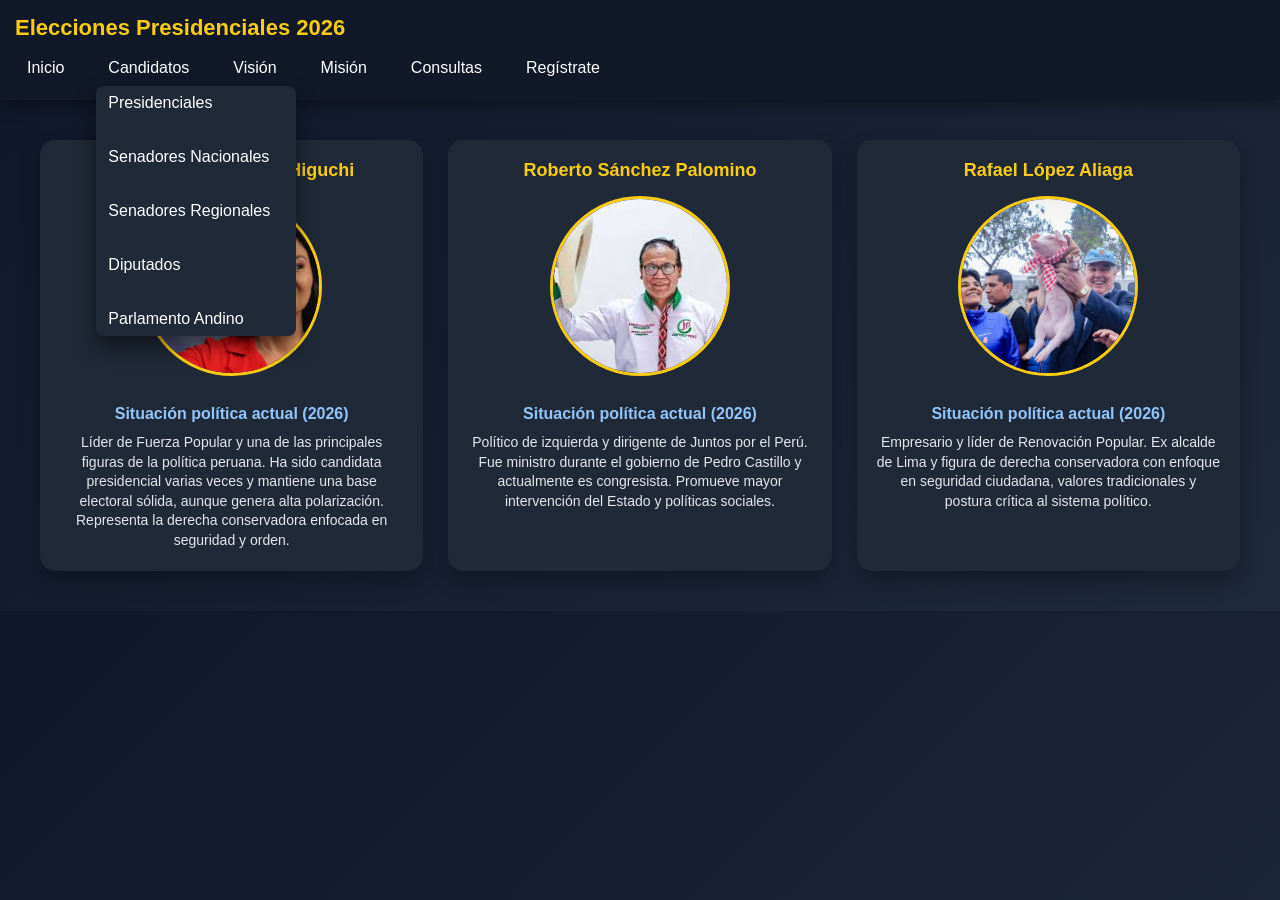
<file: index.html>
<!DOCTYPE html>
<html lang="es">
<head>
    <meta charset="UTF-8">
    <meta name="viewport" content="width=device-width, initial-scale=1.0">
    <title>Principal - Elecciones 2026</title>
    <link rel="stylesheet" href="estilo0.css">
</head>

<body>

<nav class="principal">
    <h1>Elecciones Presidenciales 2026</h1>

    <ul>
        <li><a href="#">Inicio</a></li>

        <li class="submenu"><a href="#">Candidatos</a>
            <ul>
                <li><a href="preciyv.html">Presidenciales</a></li>
                <li><a href="senadores.html">Senadores Nacionales</a></li>
                <li><a href="#">Senadores Regionales</a></li>
                <li><a href="diputados.html">Diputados</a></li>
                <li><a href="#">Parlamento Andino</a></li>
            </ul>
        </li>

        <li><a href="#">Visión</a></li>
        <li><a href="#">Misión</a></li>
        <li><a href="#">Consultas</a></li>
        <li><a href="#">Regístrate</a></li>
    </ul>
</nav>

<div class="padre">

    <div class="hijo">

        <div class="nieto">
            <h2>Keiko Sofía Fujimori Higuchi</h2>
            <img src="Candidatos/Keiko.jpg" alt="Keiko Fujimori">
            <p>Situación política actual (2026)</p>
            <ul>
                Líder de Fuerza Popular y una de las principales figuras de la política peruana. Ha sido candidata presidencial varias veces y mantiene una base electoral sólida, aunque genera alta polarización. Representa la derecha conservadora enfocada en seguridad y orden.
            </ul>
        </div>

        <div class="nieto">
            <h2>Roberto Sánchez Palomino</h2>
            <img src="Candidatos/Roberto Sanchez.jpg" alt="Roberto Sánchez">
            <p>Situación política actual (2026)</p>
            <ul>
                Político de izquierda y dirigente de Juntos por el Perú. Fue ministro durante el gobierno de Pedro Castillo y actualmente es congresista. Promueve mayor intervención del Estado y políticas sociales.
            </ul>
        </div>

        <div class="nieto">
            <h2>Rafael López Aliaga</h2>
            <img src="Candidatos/Rafael López.jpg" alt="Rafael López Aliaga">
            <p>Situación política actual (2026)</p>
            <ul>
                Empresario y líder de Renovación Popular. Ex alcalde de Lima y figura de derecha conservadora con enfoque en seguridad ciudadana, valores tradicionales y postura crítica al sistema político.
            </ul>
        </div>

    </div>

</div>

</body>
</html>
</file>
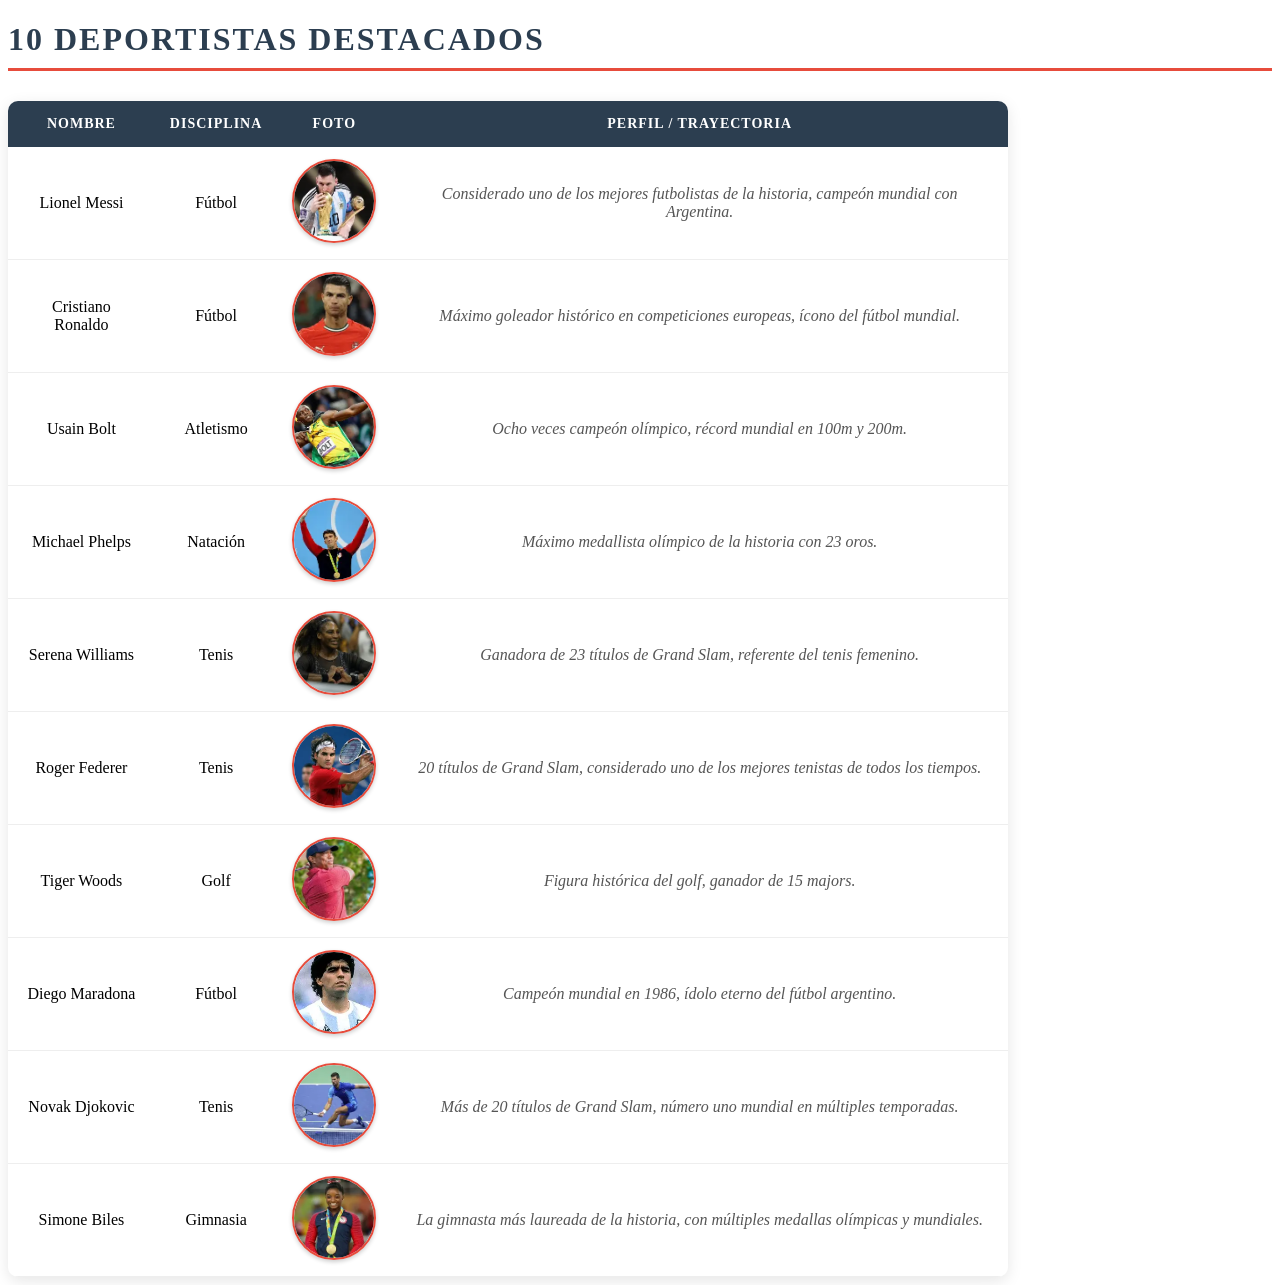
<file: deportistas.html>
<!DOCTYPE html>
<html lang="es">
<head>
    <meta charset="UTF-8">
    <meta name="viewport" content="width=device-width, initial-scale=1.0">
    <title>Deportistas Destacados</title>
    <link rel="stylesheet" href="estilo.css">
</head>
<body>

    <h1>10 Deportistas Destacados</h1>

    <table>
        <thead>
            <tr>
                <th>Nombre</th>
                <th>Disciplina</th>
                <th>Foto</th>
                <th>Perfil / Trayectoria</th>
            </tr>
        </thead>
        <tbody>
            <tr><td>Lionel Messi</td><td>Fútbol</td><td><img src="Deportistas/messi.webp" alt="Foto"></td><td>Considerado uno de los mejores futbolistas de la historia, campeón mundial con Argentina.</td></tr>
            <tr><td>Cristiano Ronaldo</td><td>Fútbol</td><td><img src="Deportistas/ronaldo.webp" alt="Foto"></td><td>Máximo goleador histórico en competiciones europeas, ícono del fútbol mundial.</td></tr>
            <tr><td>Usain Bolt</td><td>Atletismo</td><td><img src="Deportistas/bolt.webp" alt="Foto"></td><td>Ocho veces campeón olímpico, récord mundial en 100m y 200m.</td></tr>
            <tr><td>Michael Phelps</td><td>Natación</td><td><img src="Deportistas/phelps.webp" alt="Foto"></td><td>Máximo medallista olímpico de la historia con 23 oros.</td></tr>
            <tr><td>Serena Williams</td><td>Tenis</td><td><img src="Deportistas/williams.webp" alt="Foto"></td><td>Ganadora de 23 títulos de Grand Slam, referente del tenis femenino.</td></tr>
            <tr><td>Roger Federer</td><td>Tenis</td><td><img src="Deportistas/federer.webp" alt="Foto"></td><td>20 títulos de Grand Slam, considerado uno de los mejores tenistas de todos los tiempos.</td></tr>
            <tr><td>Tiger Woods</td><td>Golf</td><td><img src="Deportistas/woods.webp" alt="Foto"></td><td>Figura histórica del golf, ganador de 15 majors.</td></tr>
            <tr><td>Diego Maradona</td><td>Fútbol</td><td><img src="Deportistas/maradona.webp" alt="Foto"></td><td>Campeón mundial en 1986, ídolo eterno del fútbol argentino.</td></tr>
            <tr><td>Novak Djokovic</td><td>Tenis</td><td><img src="Deportistas/djokovic.webp" alt="Foto"></td><td>Más de 20 títulos de Grand Slam, número uno mundial en múltiples temporadas.</td></tr>
            <tr><td>Simone Biles</td><td>Gimnasia</td><td><img src="Deportistas/biles.webp" alt="Foto"></td><td>La gimnasta más laureada de la historia, con múltiples medallas olímpicas y mundiales.</td></tr>
        </tbody>
    </table>

</body>
</html>
</file>
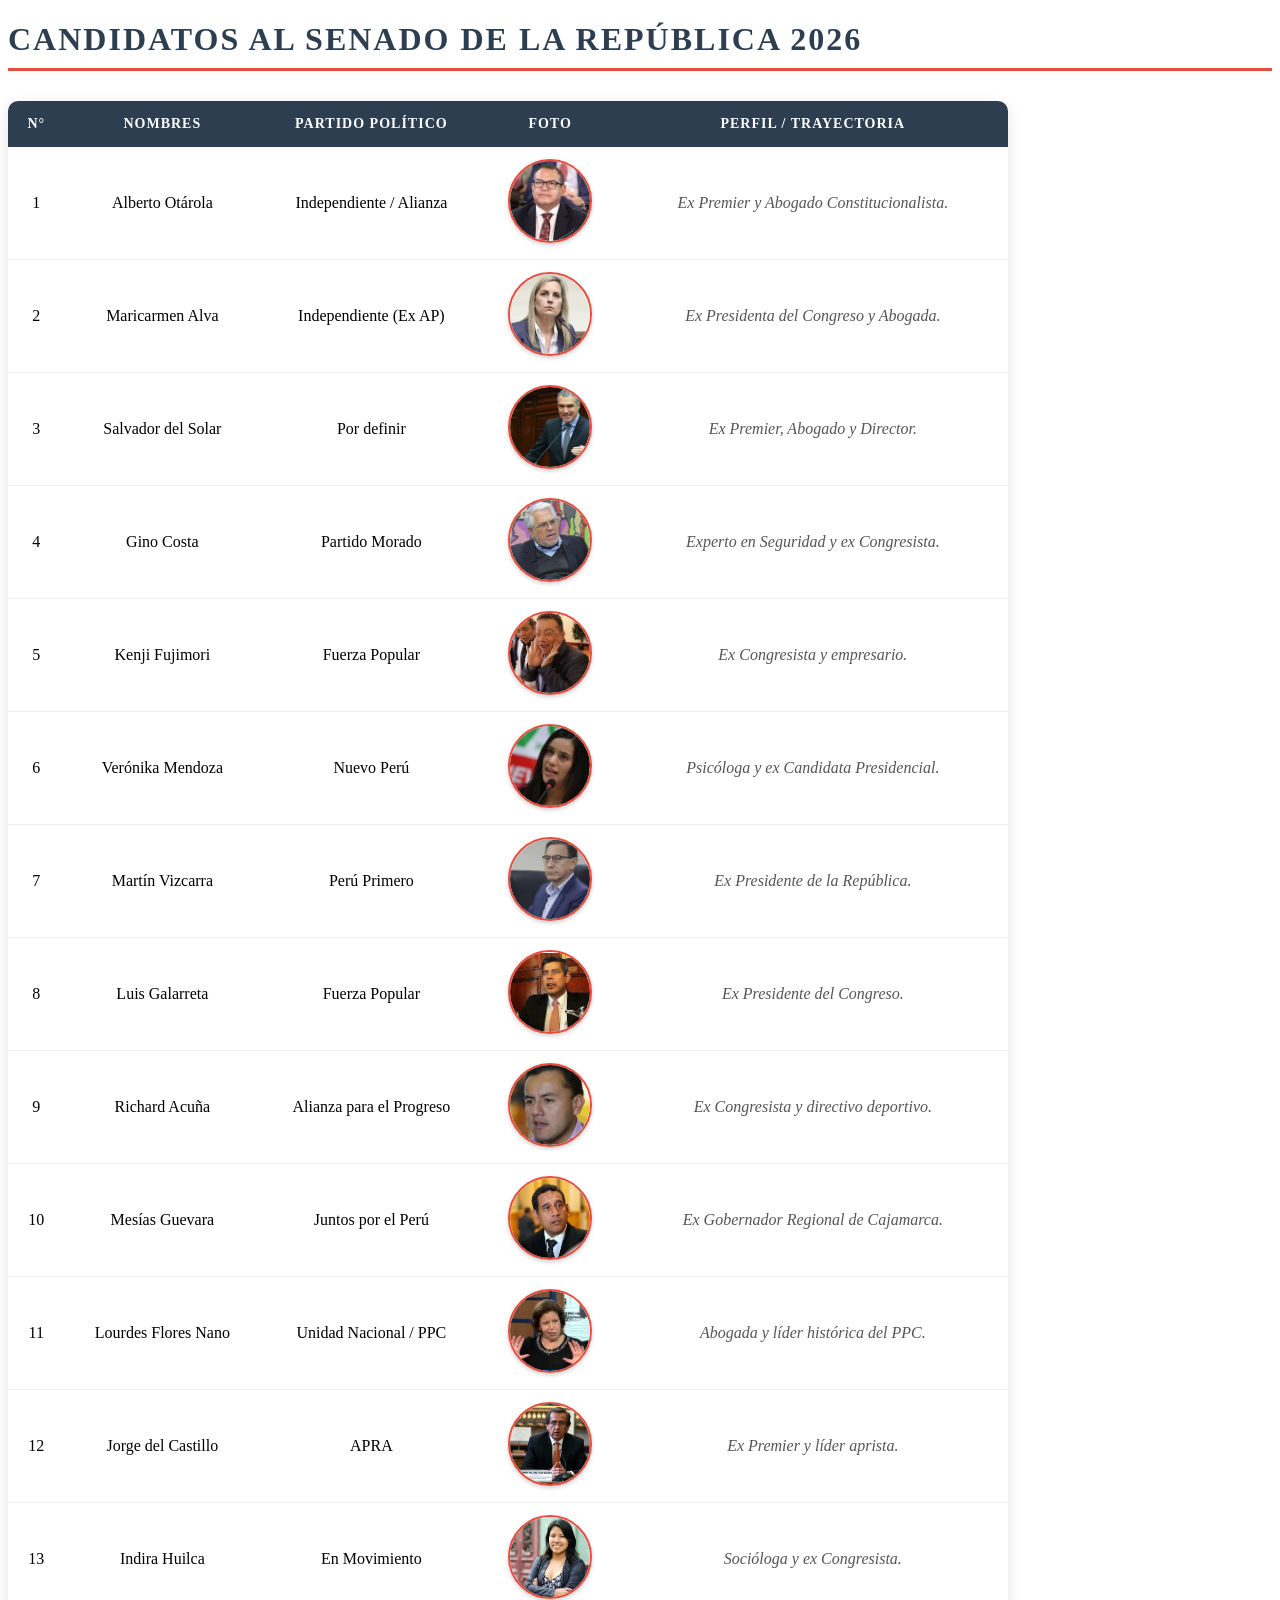
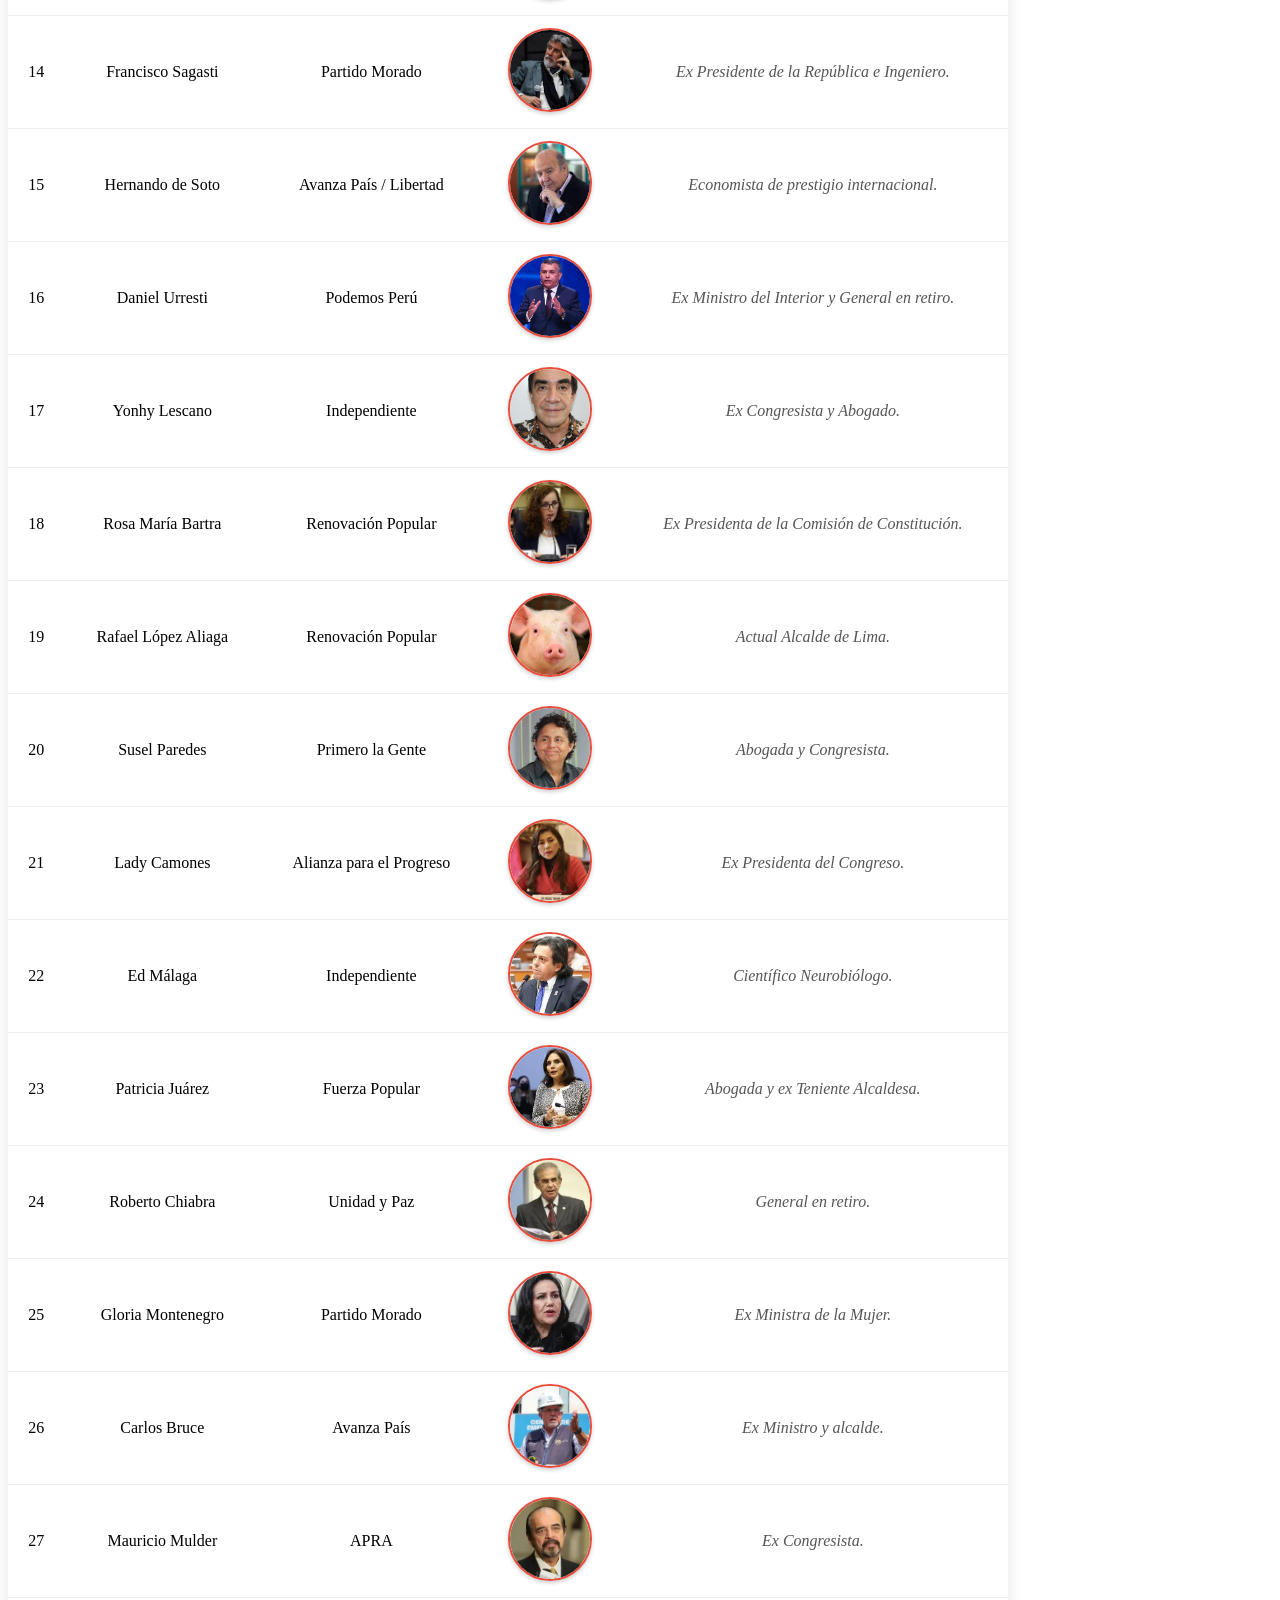
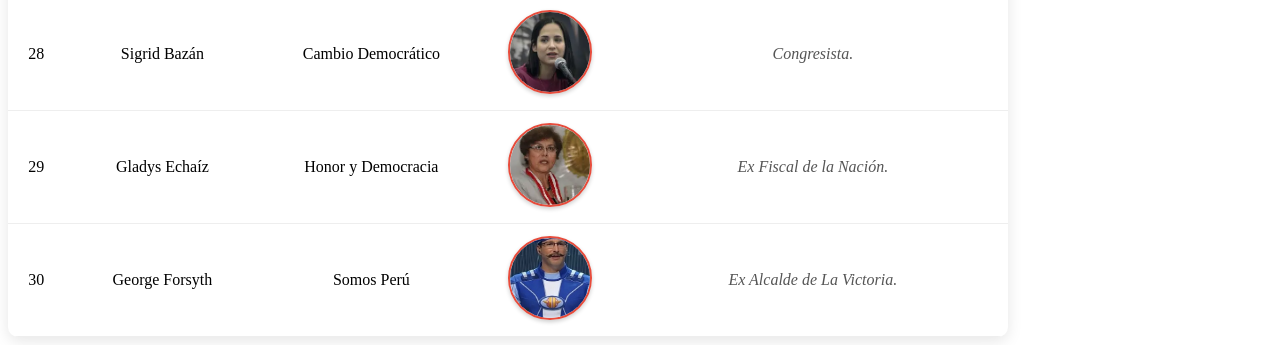
<file: diputados.html>
<!DOCTYPE html>
<html lang="es">
<head>
<meta charset="UTF-8">
<meta name="viewport" content="width=device-width, initial-scale=1.0">
<title>Elecciones 2026 - Senadores</title>
<link rel="stylesheet" href="estilo.css">
</head>

<body>

<h1>Candidatos al Senado de la República 2026</h1>

<table>
<thead>
<tr>
<th>N°</th>
<th>Nombres</th>
<th>Partido Político</th>
<th>Foto</th>
<th>Perfil / Trayectoria</th>
</tr>
</thead>

<tbody>

<tr><td>1</td><td>Alberto Otárola</td><td>Independiente / Alianza</td><td><img src="Senadores/Alberto Otárla.jpg" alt="Foto"></td><td>Ex Premier y Abogado Constitucionalista.</td></tr>
<tr><td>2</td><td>Maricarmen Alva</td><td>Independiente (Ex AP)</td><td><img src="Senadores/alva.jpg" alt="Foto"></td><td>Ex Presidenta del Congreso y Abogada.</td></tr>
<tr><td>3</td><td>Salvador del Solar</td><td>Por definir</td><td><img src="Senadores/delsolar.jpg" alt="Foto"></td><td>Ex Premier, Abogado y Director.</td></tr>
<tr><td>4</td><td>Gino Costa</td><td>Partido Morado</td><td><img src="Senadores/costa.jpg" alt="Foto"></td><td>Experto en Seguridad y ex Congresista.</td></tr>
<tr><td>5</td><td>Kenji Fujimori</td><td>Fuerza Popular</td><td><img src="Senadores/kenji.jpg" alt="Foto"></td><td>Ex Congresista y empresario.</td></tr>
<tr><td>6</td><td>Verónika Mendoza</td><td>Nuevo Perú</td><td><img src="Senadores/mendoza.jpg" alt="Foto"></td><td>Psicóloga y ex Candidata Presidencial.</td></tr>
<tr><td>7</td><td>Martín Vizcarra</td><td>Perú Primero</td><td><img src="Senadores/vizcarra.jpg" alt="Foto"></td><td>Ex Presidente de la República.</td></tr>
<tr><td>8</td><td>Luis Galarreta</td><td>Fuerza Popular</td><td><img src="Senadores/galarreta.jpg" alt="Foto"></td><td>Ex Presidente del Congreso.</td></tr>
<tr><td>9</td><td>Richard Acuña</td><td>Alianza para el Progreso</td><td><img src="Senadores/racuna.webp" alt="Foto"></td><td>Ex Congresista y directivo deportivo.</td></tr>
<tr><td>10</td><td>Mesías Guevara</td><td>Juntos por el Perú</td><td><img src="Senadores/guevara.jpg" alt="Foto"></td><td>Ex Gobernador Regional de Cajamarca.</td></tr>

<tr><td>11</td><td>Lourdes Flores Nano</td><td>Unidad Nacional / PPC</td><td><img src="Senadores/flores.jpg" alt="Foto"></td><td>Abogada y líder histórica del PPC.</td></tr>
<tr><td>12</td><td>Jorge del Castillo</td><td>APRA</td><td><img src="Senadores/delcastillo.jpg" alt="Foto"></td><td>Ex Premier y líder aprista.</td></tr>
<tr><td>13</td><td>Indira Huilca</td><td>En Movimiento</td><td><img src="Senadores/huilca.jpg" alt="Foto"></td><td>Socióloga y ex Congresista.</td></tr>
<tr><td>14</td><td>Francisco Sagasti</td><td>Partido Morado</td><td><img src="Senadores/sagasti.jpg" alt="Foto"></td><td>Ex Presidente de la República e Ingeniero.</td></tr>
<tr><td>15</td><td>Hernando de Soto</td><td>Avanza País / Libertad</td><td><img src="Senadores/desoto.jpg" alt="Foto"></td><td>Economista de prestigio internacional.</td></tr>

<tr><td>16</td><td>Daniel Urresti</td><td>Podemos Perú</td><td><img src="Senadores/urresti.jpg" alt="Foto"></td><td>Ex Ministro del Interior y General en retiro.</td></tr>
<tr><td>17</td><td>Yonhy Lescano</td><td>Independiente</td><td><img src="Senadores/lescano.jpg" alt="Foto"></td><td>Ex Congresista y Abogado.</td></tr>
<tr><td>18</td><td>Rosa María Bartra</td><td>Renovación Popular</td><td><img src="Senadores/bartra.jpg" alt="Foto"></td><td>Ex Presidenta de la Comisión de Constitución.</td></tr>
<tr><td>19</td><td>Rafael López Aliaga</td><td>Renovación Popular</td><td><img src="Senadores/lopezaliaga.jpg" alt="Foto"></td><td>Actual Alcalde de Lima.</td></tr>
<tr><td>20</td><td>Susel Paredes</td><td>Primero la Gente</td><td><img src="Senadores/paredes.jpg" alt="Foto"></td><td>Abogada y Congresista.</td></tr>

<tr><td>21</td><td>Lady Camones</td><td>Alianza para el Progreso</td><td><img src="Senadores/camones.webp" alt="Foto"></td><td>Ex Presidenta del Congreso.</td></tr>
<tr><td>22</td><td>Ed Málaga</td><td>Independiente</td><td><img src="Senadores/malaga.webp" alt="Foto"></td><td>Científico Neurobiólogo.</td></tr>
<tr><td>23</td><td>Patricia Juárez</td><td>Fuerza Popular</td><td><img src="Senadores/Juarez.webp" alt="Foto"></td><td>Abogada y ex Teniente Alcaldesa.</td></tr>
<tr><td>24</td><td>Roberto Chiabra</td><td>Unidad y Paz</td><td><img src="Senadores/chiabra.webp" alt="Foto"></td><td>General en retiro.</td></tr>
<tr><td>25</td><td>Gloria Montenegro</td><td>Partido Morado</td><td><img src="Senadores/montenegro.webp" alt="Foto"></td><td>Ex Ministra de la Mujer.</td></tr>

<tr><td>26</td><td>Carlos Bruce</td><td>Avanza País</td><td><img src="Senadores/bruce.webp" alt="Foto"></td><td>Ex Ministro y alcalde.</td></tr>
<tr><td>27</td><td>Mauricio Mulder</td><td>APRA</td><td><img src="Senadores/mulder.webp" alt="Foto"></td><td>Ex Congresista.</td></tr>
<tr><td>28</td><td>Sigrid Bazán</td><td>Cambio Democrático</td><td><img src="Senadores/bazan.webp" alt="Foto"></td><td>Congresista.</td></tr>
<tr><td>29</td><td>Gladys Echaíz</td><td>Honor y Democracia</td><td><img src="Senadores/echaiz.webp" alt="Foto"></td><td>Ex Fiscal de la Nación.</td></tr>
<tr><td>30</td><td>George Forsyth</td><td>Somos Perú</td><td><img src="Senadores/forsyth.jpg" alt="Foto"></td><td>Ex Alcalde de La Victoria.</td></tr>

</tbody>
</table>

</body>
</html>
</file>
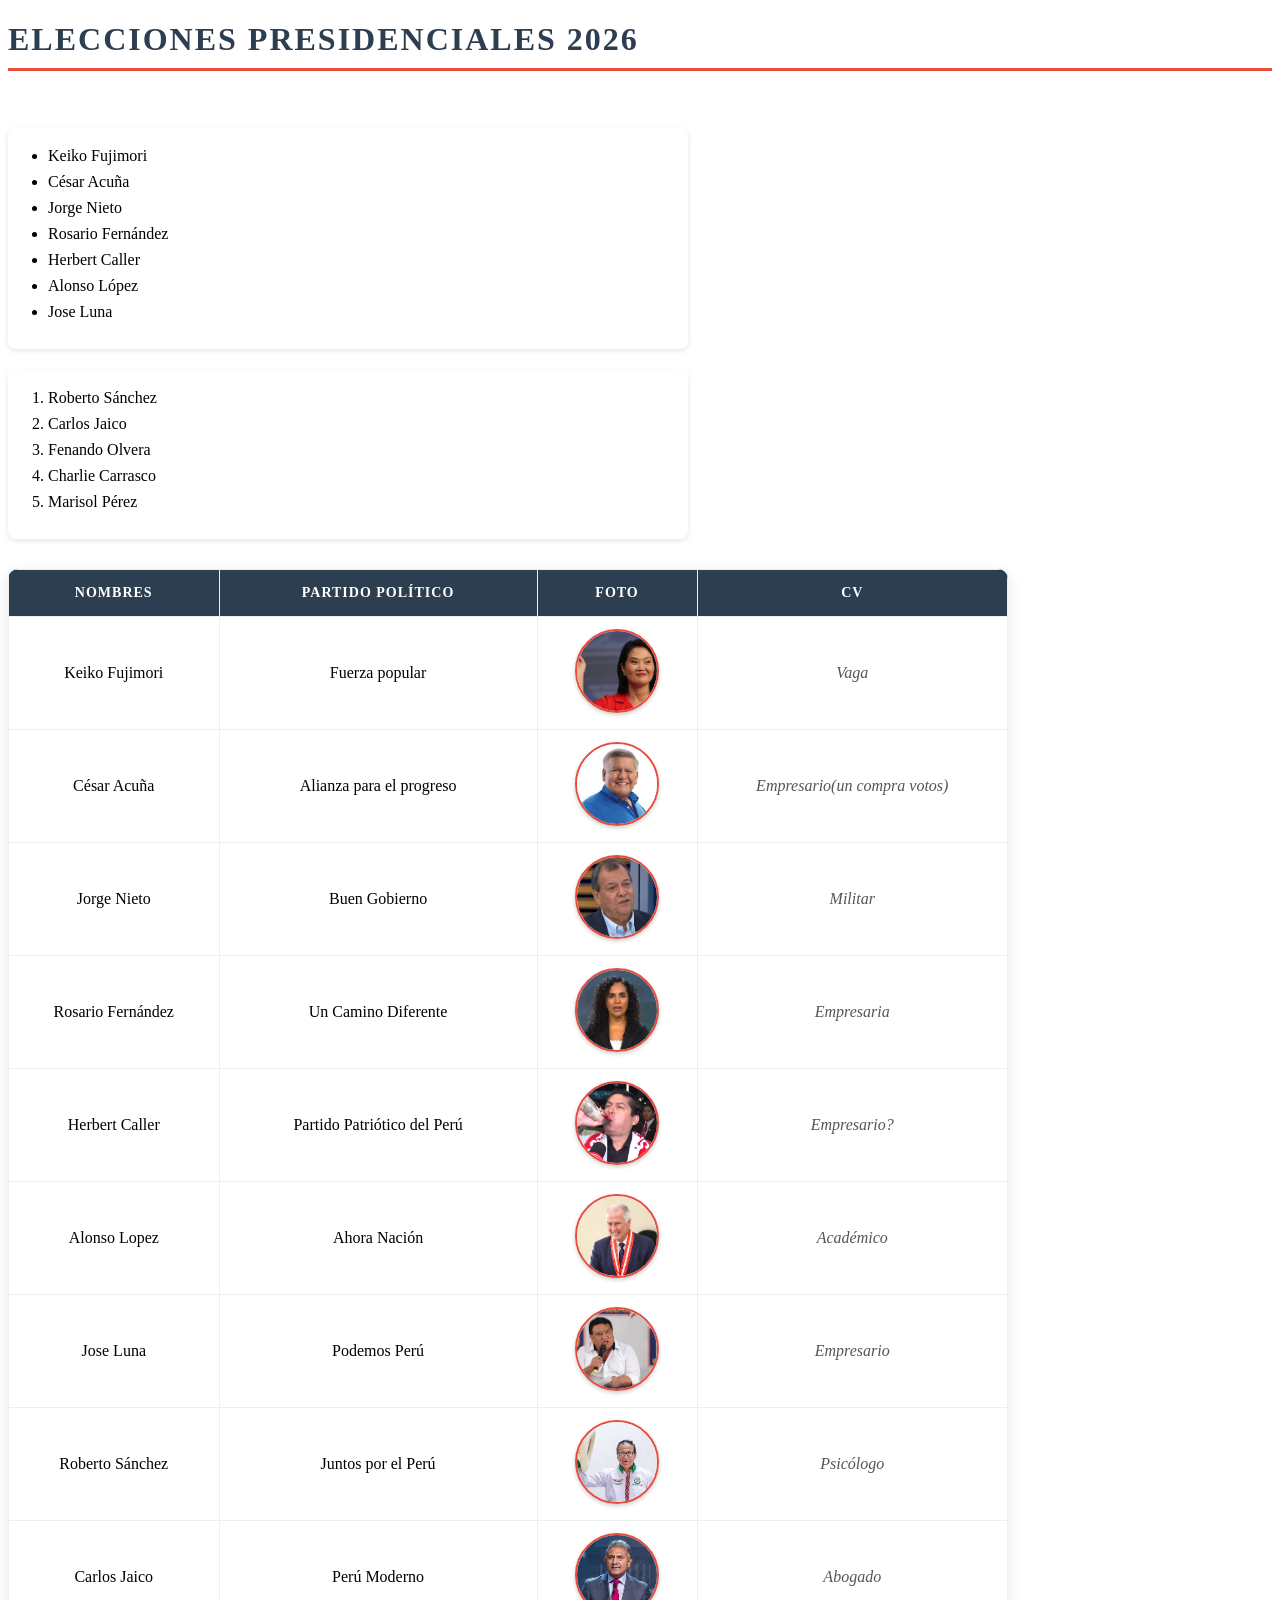
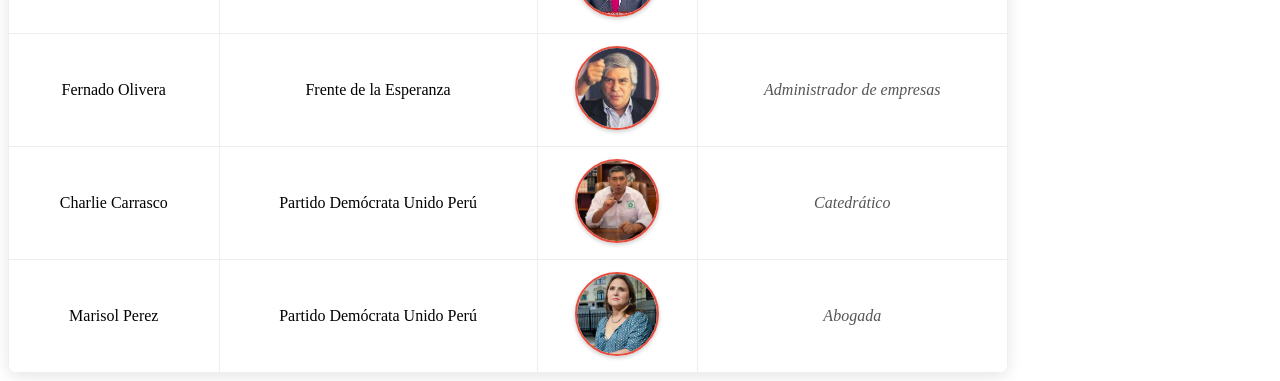
<file: tabla.html>
<!DOCTYPE html>
<html lang="en">
<head>
    <meta charset="UTF-8">
    <meta name="viewport" content="width=device-width, initial-scale=1.0">
    <title>eleciones</title>
    <link rel="stylesheet" href="estilo.css">

</head>

<body>
    <h1>Elecciones presidenciales 2026</h1>
    <br>

    <ul>
        <li>Keiko Fujimori</li>
        <li>César Acuña</li>
        <li>Jorge Nieto</li>
        <li>Rosario Fernández</li>
        <li>Herbert Caller</li>
        <li>Alonso López</li>
        <li>Jose Luna</li>
    </ul>
    <ol>
        <li>Roberto Sánchez</li>
        <li>Carlos Jaico</li>
        <li>Fenando Olvera</li>
        <li>Charlie Carrasco</li>
        <li>Marisol Pérez</li>
    </ol>

    <table border="1">

        <tr>
            <th>Nombres</th>
            <th>Partido Político</th>
            <th>Foto</th>
            <th>CV</th>
        </tr>
        <tr>
            <td>Keiko Fujimori</td>
            <td>Fuerza popular</td>
            <td>
                <img src="Candidatos/Keiko.jpg" alt=""srcst="">
            </td>
            <td>Vaga</td>
        </tr>
        <tr>
            <td>César Acuña</td>
            <td>Alianza para el progreso</td>
            <td><img src="Candidatos/Acuña.jpg" alt="srcst"></td>
            <td>Empresario(un compra votos)</td>
        </tr>
        <tr>
            <td>Jorge Nieto</td>
            <td>Buen Gobierno</td>
            <td><img src="Candidatos/Jorge Nieto.jpg" alt="srcst"></td>
            <td>Militar</td>
        </tr>
        <tr>
            <td>Rosario Fernández</td>
            <td>Un Camino Diferente</td>
            <td><img src="Candidatos/Rosario Fernandez.jpg" alt="srcst"></td>
            <td>Empresaria</td>
        </tr>
        <tr>
            <td>Herbert Caller</td>
            <td>Partido Patriótico del Perú</td>
            <td><img src="Candidatos/Herbert Caller.jpg" alt="srcst"></td>
            <td>Empresario?</td>
        </tr>
        <tr>
            <td>Alonso Lopez</td>
            <td>Ahora Nación</td>
            <td><img src="Candidatos/Alonso Lopez.jpg" alt="srcst"></td>
            <td>Académico</td>
        </tr>
        <tr>
            <td>Jose Luna</td>
            <td>Podemos Perú</td>
            <td><img src="Candidatos/Jose Luna.jpg" alt="srcst"></td>
            <td>Empresario</td>
        </tr>
        <tr>
            <td>Roberto Sánchez</td>
            <td>Juntos por el Perú</td>
            <td><img src="Candidatos/Roberto Sanchez.jpg" alt="srcst"></td>
            <td>Psicólogo</td>
        </tr>
        <tr>
            <td>Carlos Jaico</td>
            <td>Perú Moderno</td>
            <td><img src="Candidatos/Carlos Jaico.jpg" alt="srcst"></td>
            <td>Abogado</td>
        </tr>
        <tr>
            <td>Fernado Olivera</td>
            <td>Frente de la Esperanza</td>
            <td><img src="Candidatos/Fernando Olivera.jpg" alt="srcst"></td>
            <td>Administrador de empresas</td>
        </tr>
        <tr>
            <td>Charlie Carrasco</td>
            <td>Partido Demócrata Unido Perú</td>
            <td><img src="Candidatos/Charlie Carrasco.jpg" alt="srcst"></td>
            <td>Catedrático</td>
        </tr>
        <tr>
            <td>Marisol Perez</td>
            <td>Partido Demócrata Unido Perú</td>
            <td><img src="Candidatos/Marisol Perez.jpg" alt="srcst"></td>
            <td>Abogada</td>

  
    </table>

</body>
</html>
</file>
<file: estilo0.css>
/* ===== RESET GENERAL ===== */
* {
    margin: 0;
    padding: 0;
    box-sizing: border-box;
    font-family: Arial, Helvetica, sans-serif;
}

/* ===== FONDO ===== */
body {
    background: linear-gradient(135deg, #0f172a, #1e293b);
    color: white;
}

/* ===== NAV PRINCIPAL ===== */
nav.principal {
    background: #111827;
    padding: 15px;
    position: sticky;
    top: 0;
    z-index: 1000;
    box-shadow: 0 5px 15px rgba(0,0,0,0.4);
}

nav.principal h1 {
    color: #facc15;
    margin-bottom: 10px;
    font-size: 22px;
}

/* ===== MENÚ ===== */
nav.principal ul {
    list-style: none;
    display: flex;
    gap: 20px;
    flex-wrap: wrap;
}

nav.principal ul li {
    position: relative;
}

nav.principal ul li a {
    text-decoration: none;
    color: white;
    padding: 8px 12px;
    display: block;
    transition: 0.3s;
    border-radius: 6px;
}

nav.principal ul li a:hover {
    background: #facc15;
    color: black;
}

/* ===== SUBMENÚ ===== */
.submenu ul {
    display: none;
    position: absolute;
    background: #1f2937;
    top: 35px;
    left: 0;
    min-width: 200px;
    border-radius: 8px;
    overflow: hidden;
    box-shadow: 0 10px 20px rgba(0,0,0,0.5);
}

.submenu:hover ul {
    display: block;
}

.submenu ul li {
    width: 100%;
}

/* ===== CONTENEDOR PRINCIPAL ===== */
.padre {
    padding: 40px;
    display: flex;
    justify-content: center;
}

/* ===== GRID DE TARJETAS ===== */
.hijo {
    display: grid;
    grid-template-columns: repeat(auto-fit, minmax(280px, 1fr));
    gap: 25px;
    width: 100%;
    max-width: 1200px;
}

/* ===== TARJETAS ===== */
.nieto {
    background: #1f2937;
    border-radius: 15px;
    padding: 20px;
    text-align: center;
    transition: 0.3s;
    box-shadow: 0 10px 20px rgba(0,0,0,0.3);
}

.nieto:hover {
    transform: translateY(-8px);
    background: #111827;
}

/* ===== IMAGENES ===== */
.nieto img {
    width: 100%;
    max-width: 180px;
    height: 180px;
    object-fit: cover;
    border-radius: 50%;
    margin: 15px 0;
    border: 3px solid #facc15;
}

/* ===== TEXTO ===== */
.nieto h2 {
    font-size: 18px;
    color: #facc15;
}

.nieto p {
    margin-top: 10px;
    font-weight: bold;
    color: #93c5fd;
}

.nieto ul {
    margin-top: 10px;
    font-size: 14px;
    line-height: 1.4;
    color: #e5e7eb;
}
</file>
<file: estilo.css>
<style>
    /* Configuración General */
    body {
        font-family: 'Segoe UI', Tahoma, Geneva, Verdana, sans-serif;
        line-height: 1.6;
        background-color: #f4f7f6;
        color: #333;
        margin: 0;
        padding: 40px;
        display: flex;
        flex-direction: column;
        align-items: center;
    }

    h1 {
        color: #2c3e50;
        border-bottom: 3px solid #e74c3c;
        padding-bottom: 10px;
        text-transform: uppercase;
        letter-spacing: 2px;
    }

    /* Estilo para las listas */
    ul, ol {
        background: #fff;
        padding: 20px 40px;
        border-radius: 8px;
        box-shadow: 0 2px 5px rgba(0,0,0,0.1);
        margin-bottom: 20px;
        width: 100%;
        max-width: 600px;
    }

    li {
        margin-bottom: 8px;
        font-weight: 500;
    }

    /* Estilo de la Tabla */
    table {
        width: 100%;
        max-width: 1000px;
        border-collapse: collapse;
        background-color: #fff;
        box-shadow: 0 4px 15px rgba(0,0,0,0.1);
        border-radius: 10px;
        overflow: hidden; /* Para que los bordes redondeados funcionen */
        border: none;
        margin-top: 30px;
    }

    th {
        background-color: #2c3e50;
        color: white;
        text-transform: uppercase;
        font-size: 14px;
        letter-spacing: 1px;
        padding: 15px;
    }

    td {
        padding: 12px 15px;
        border-bottom: 1px solid #eee;
        text-align: center;
    }

    tr:hover {
        background-color: #f9f9f9;
        transition: 0.3s;
    }

    /* Estilo para las imágenes de los candidatos */
    img {
        width: 80px;
        height: 80px;
        object-fit: cover; /* Evita que la imagen se deforme */
        border-radius: 50%; /* Foto circular */
        border: 2px solid #e74c3c;
        box-shadow: 0 2px 4px rgba(0,0,0,0.2);
    }

    /* Estilo para la columna de CV */
    td:last-child {
        font-style: italic;
        color: #555;
    }
</style>
</file>
